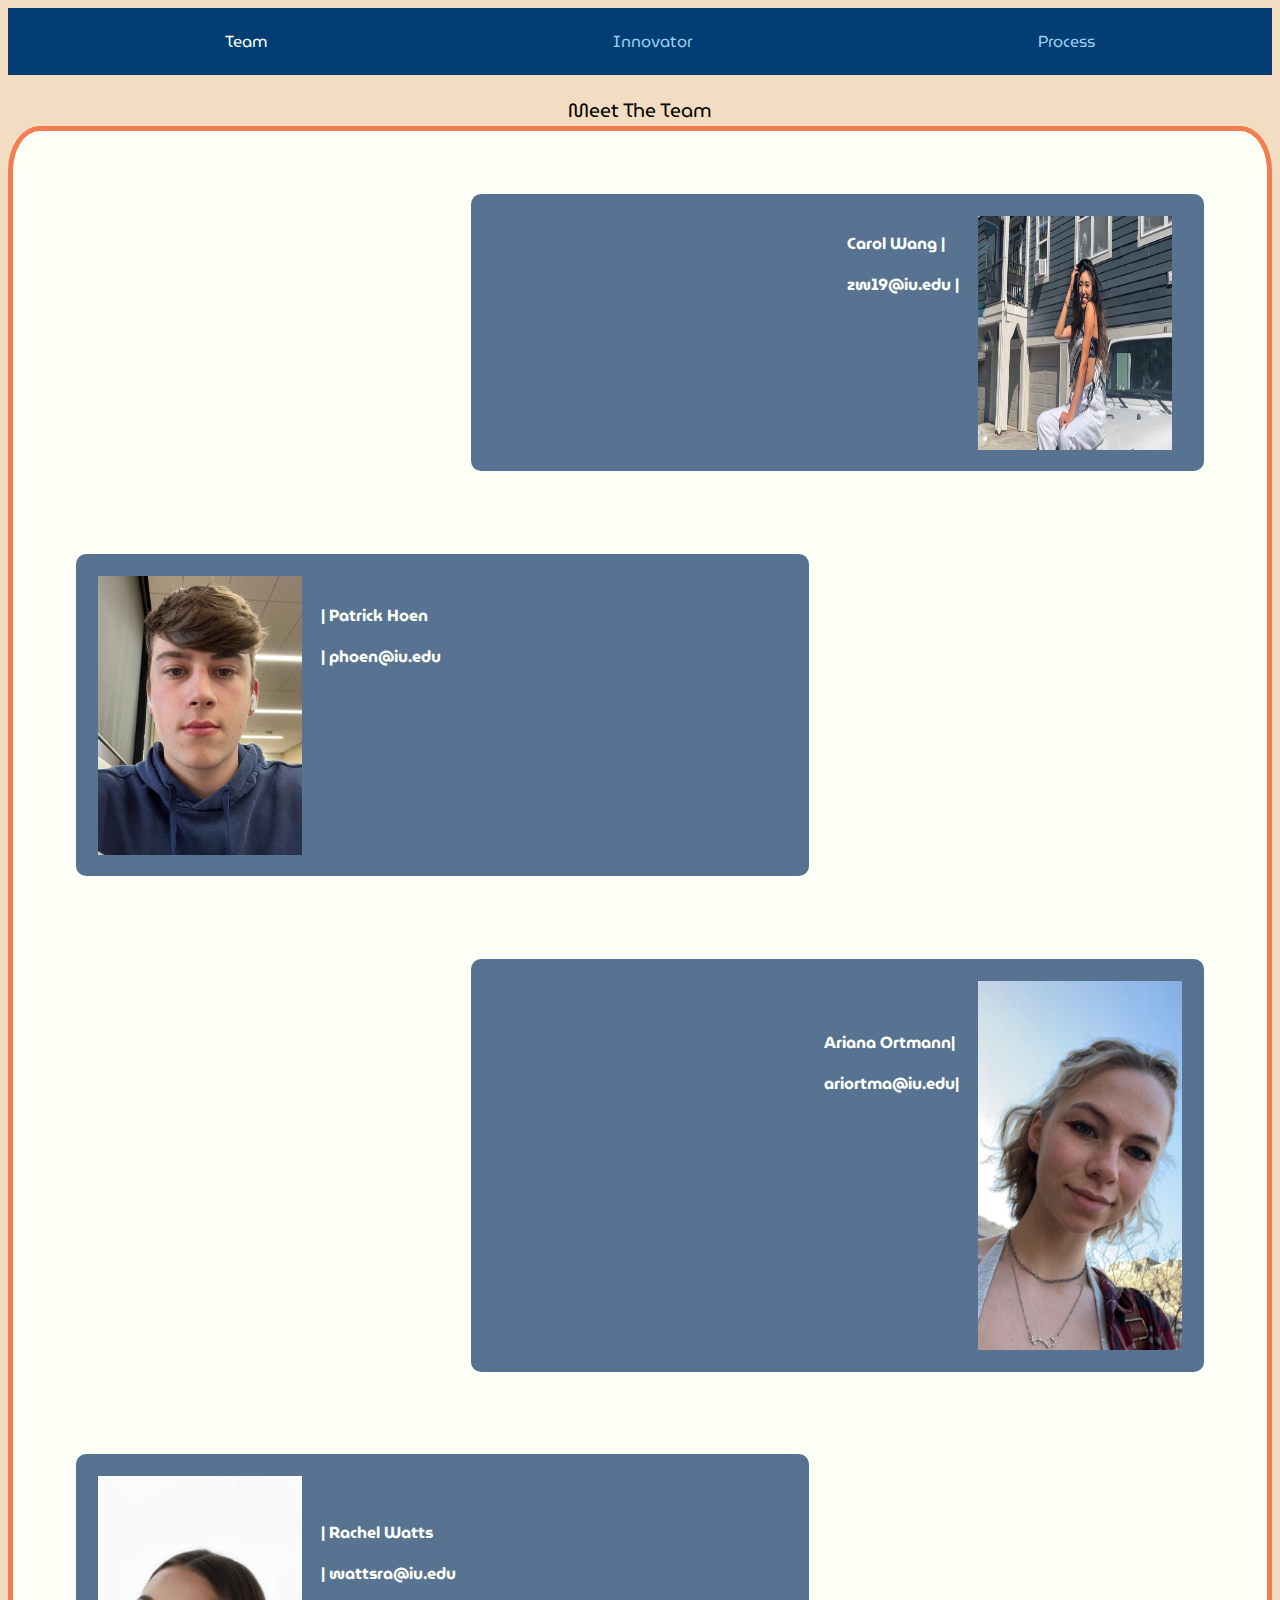
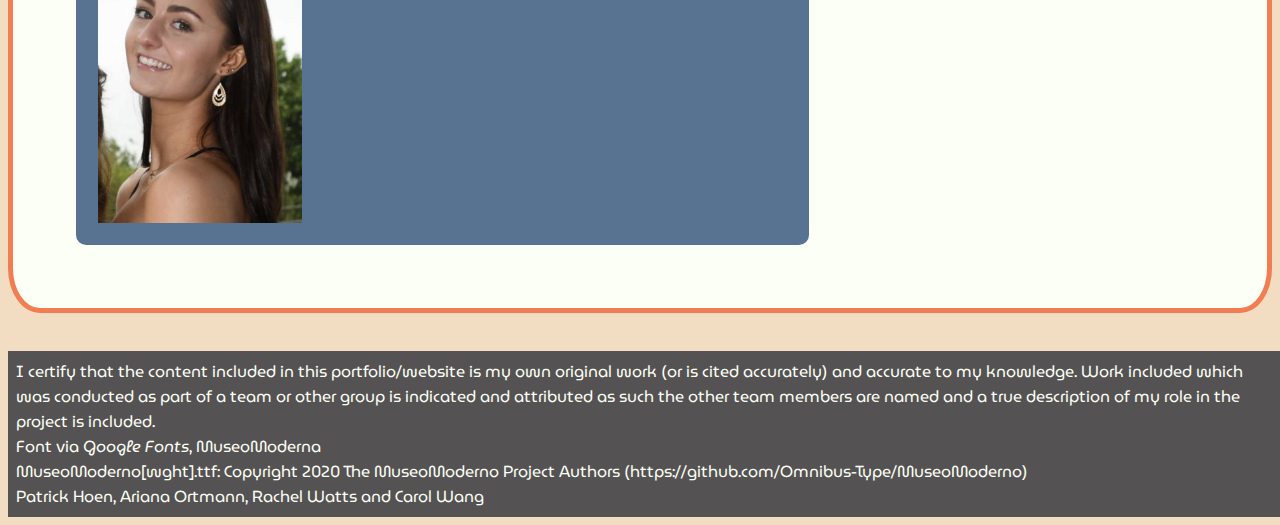
<file: index.html>
<!DOCTYPE html>
<html lang="en">
    <head>
        <meta charset="UTF-8">
        <meta http-equiv="X-UA-Compatible" content="IE=edge">
        <meta name="viewport" content="width=device-width, initial-scale=1.0">
        <title>Meet The Team</title>
        <link rel="stylesheet" href="project.css">
        <!-- <link rel="stylesheet" href="https://cdnjs.cloudflare.com/ajax/libs/skeleton/2.0.4/skeleton.min.css"> -->
        <link rel="preconnect" href="https://fonts.googleapis.com">
        <link rel="preconnect" href="https://fonts.gstatic.com" crossorigin>
        <link href="https://fonts.googleapis.com/css2?family=MuseoModerno&display=swap" rel="stylesheet">
    </head>
    <body>
        <nav>
            <ul class="navbar">
                <li class="navlist"><a href="index.html" target="_blank" class="current">Team</a></li>
                <li class="navlist"><a href="innovator.html" target="_blank">Innovator</a></li>
                <li class="navlist"><a href="process.html" target="_blank">Process</a></li>
                
            </ul>
        </nav>
        
        <div class="main">
            <div class="big">Meet The Team</div>
            <div class="container">
                <div class="bluebackteam" id="carol">
                    
                    <div class="profilepic" id="carolpic">
                        <image class="picture" src="images/carol.jpeg" width="100%" height="100%" title="Carol Wang">
                    </div>
                    <div class="namemail">
                        <p>Carol Wang |</p>
                        <p>zw19@iu.edu |</p>
                    </div>
                </div>

                <div class="bluebackteam" id="patrick">
                    
                    <div class="profilepic" id="patrickpic">
                        <image class="picture" src="images/me.jpg" width="100%" height="100%" title="Patrick Hoen">
                    </div>
                    <div class="namemail2">
                        <p>| Patrick Hoen</p>
                        <p>| phoen@iu.edu</p>
                    </div>
                </div>

                <div class="row bluebackteam" id="ariana">
                    
                    <div class="profilepic" id="aripic">
                        <image class="picture" src="images/ariana.jpg" width="100%" height="100%" title="Ariana Ortmann">
                    </div>
                    <div class="namemail">
                        <p>Ariana Ortmann|</p>
                        <p>ariortma@iu.edu|</p>
                    </div>
                </div>

                <div class="row bluebackteam" id="rachel">
                    
                    <div class="profilepic" id="rachelpic">
                        <image class="picture" src="images/rachel.jpg" width="100%" height="100%" title="Rachel Watts">
                    </div>
                    <div class="namemail2">
                        <p>| Rachel Watts</p>
                        <p>| wattsra@iu.edu</p>
                    </div>
                </div>  
        </div>
        <footer>
            <div class="theend">I certify that the content included in this portfolio/website is my own original work (or is cited 
                accurately) and accurate to my knowledge. Work included which was conducted as part of a team or other 
                group is indicated and attributed as such the other team members are named and a true description of my 
                role in the project is included.  </br>
                Font via <i>Google Fonts</i>, MuseoModerna</br>
                MuseoModerno[wght].ttf: Copyright 2020 The MuseoModerno Project Authors (https://github.com/Omnibus-Type/MuseoModerno)</br>Patrick Hoen, Ariana Ortmann, Rachel Watts and Carol Wang 
            </div>
        </footer> 
    </body>
    
</html>
</file>
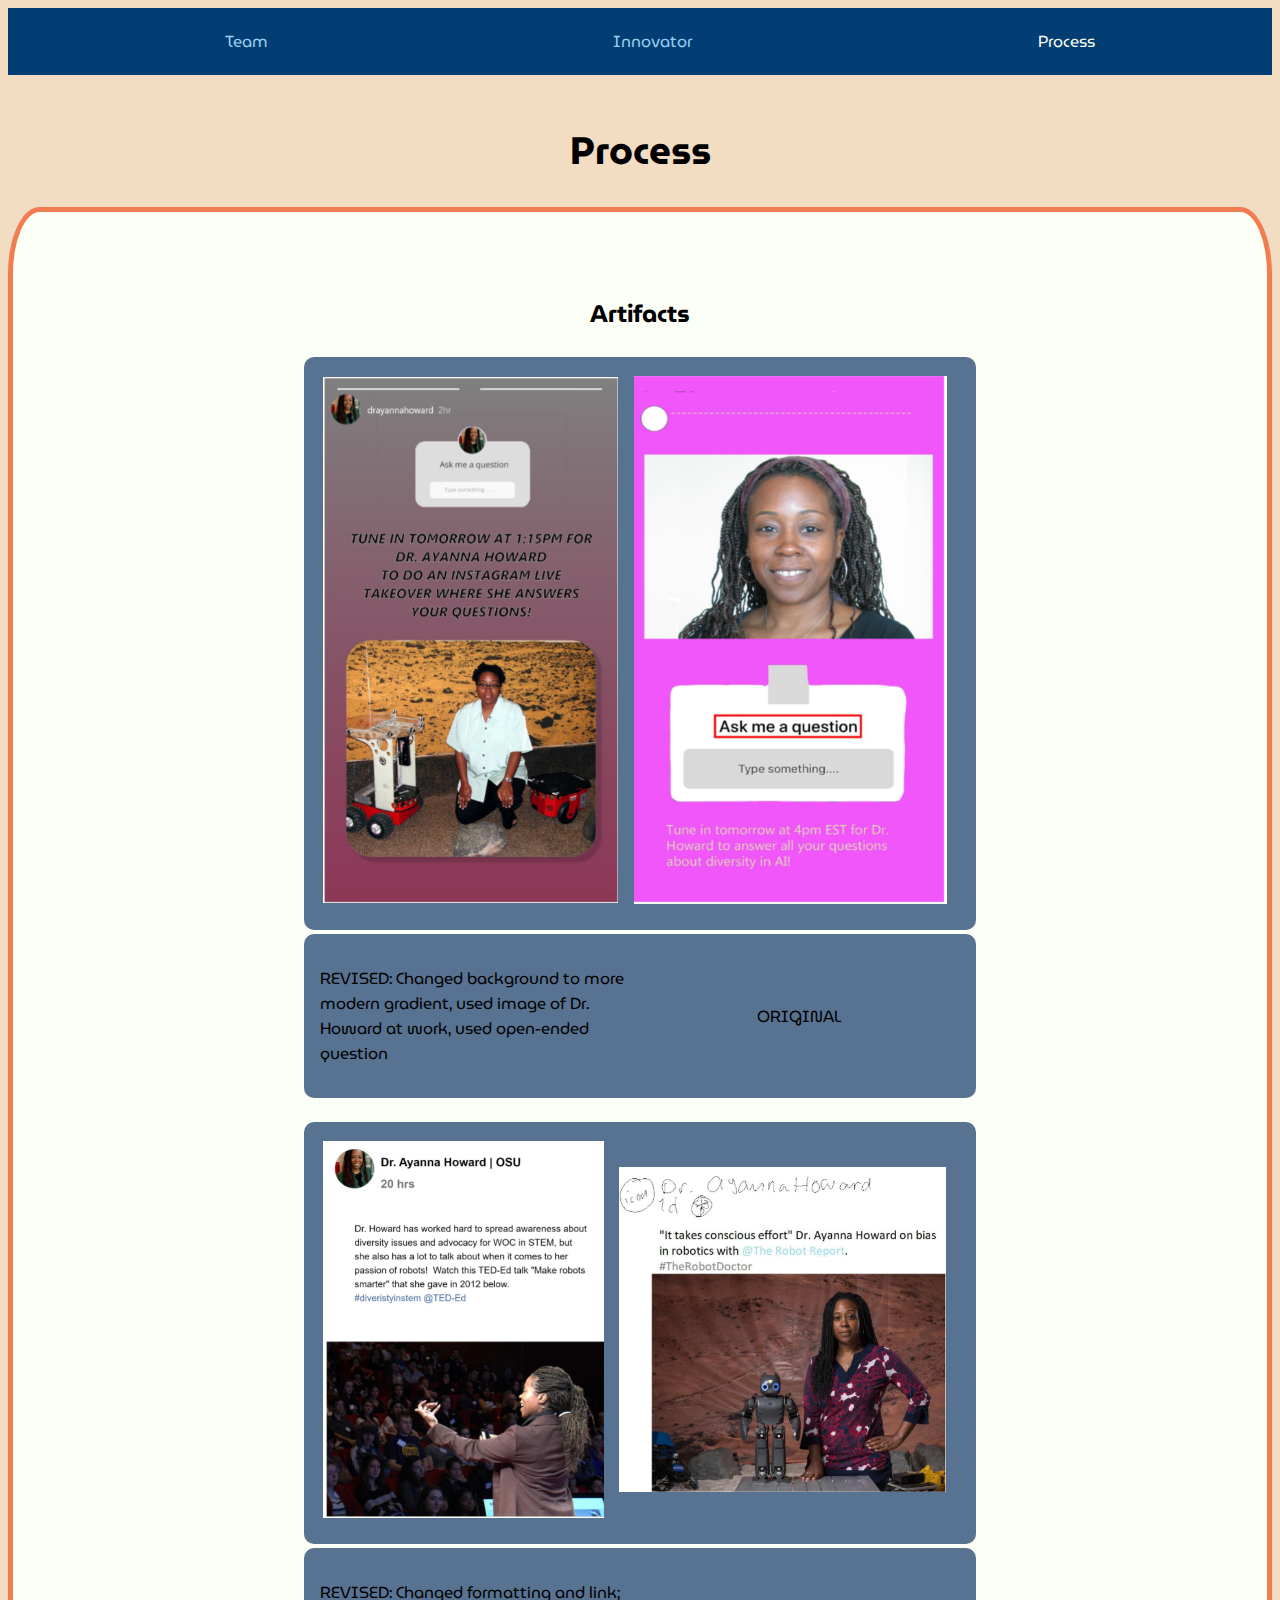
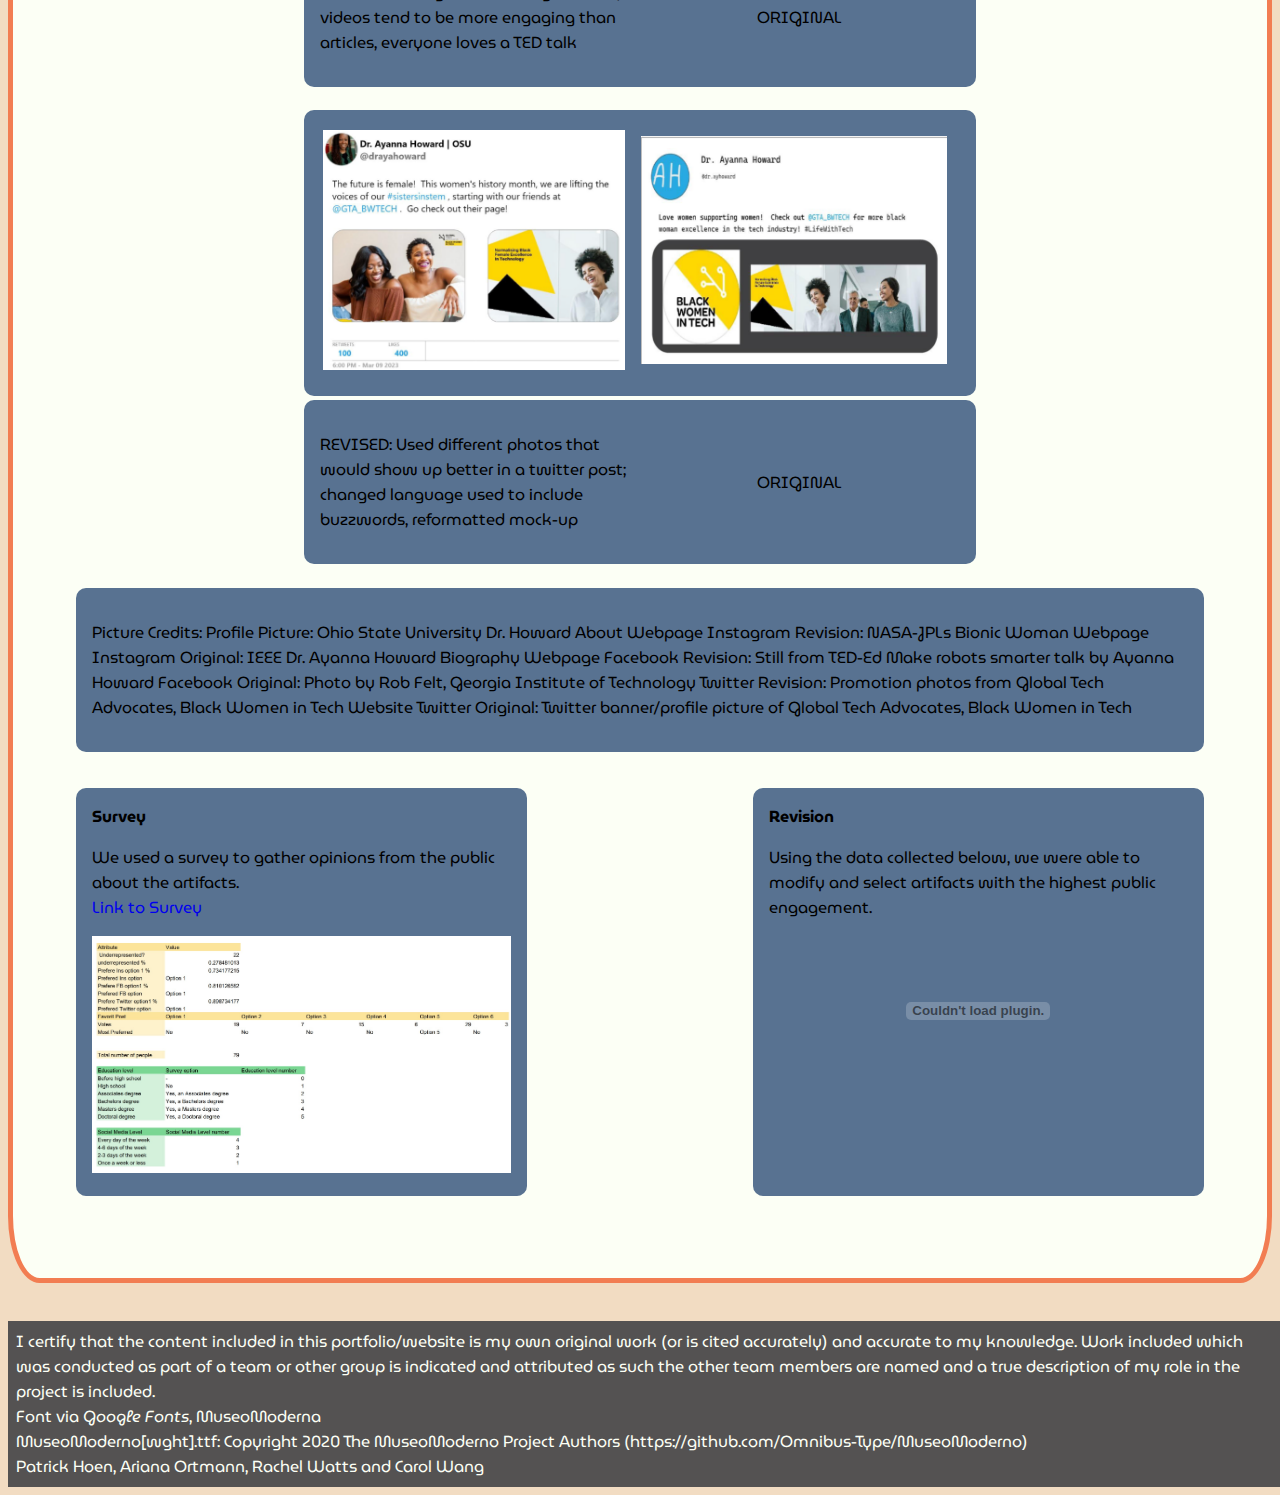
<file: process.html>
<!DOCTYPE html>
<html lang="en">
    <head>
        <meta charset="UTF-8">
        <meta http-equiv="X-UA-Compatible" content="IE=edge">
        <meta name="viewport" content="width=device-width, initial-scale=1.0">
        <title>Campaign Process</title>
        <link rel="stylesheet" href="project.css">
        <!-- <link rel="stylesheet" href="https://cdnjs.cloudflare.com/ajax/libs/skeleton/2.0.4/skeleton.min.css"> -->
        <link rel="preconnect" href="https://fonts.googleapis.com">
        <link rel="preconnect" href="https://fonts.gstatic.com" crossorigin>
        <link href="https://fonts.googleapis.com/css2?family=MuseoModerno&display=swap" rel="stylesheet">
    </head>
    <body>
        <nav>
            <ul class="navbar">
                <li class="navlist"><a href="index.html" target="_blank">Team</a></li>
                <li class="navlist"><a href="innovator.html" target="_blank">Innovator</a></li>
                <li class="navlist"><a href="process.html" target="_blank" class="current">Process</a></li>
                
            </ul>
        </nav>
        
        <div class="main">
            <div class="big"><h1>Process</h1></div>

            <div class="containerprocess">
                <div class="subTitle" id="artifactual"><h2>Artifacts</h2></div>
                <div class="pictureprocess">
                    <div class="six columns im">
                        <image class="pictureM" src="images/fl.png" width="95%" title="Revised Instagram Story">
                    </div>
                    <div class="six columns im">
                        <image class="pictureM" src="images/fr.png" width="95%" title="Original Instagram Story">
                    </div>
                    
                </div>

                <div class="revisions blueback ">
                    <div class="talk">
                        <p>REVISED: Changed background to more
                            modern gradient, used image of Dr. Howard
                            at work, used open-ended question</p>
                    </div>
                    <div class="theog">
                        <p>ORIGINAL</p>
                        
                    </div>
                    
                </div>
                
                <div class="pictureprocess">
                    <div class="six columns im">
                        <image class="pictureM" src="images/sl.png" width="95%" title="Revised Facebook Post">
                    </div>
                    <div class="six columns im">
                        <image class="pictureM" src="images/sr.png" width="95%" title="Original Facebook Post">
                    </div>
                    
                </div>
                <div class="blueback revisions">
                    <div class="talk">
                        <p>REVISED: Changed formatting and link;
                            videos tend to be more engaging than
                            articles, everyone loves a TED talk</p>
                    </div>
                    <div class="theog">
                        <p>ORIGINAL</p>
                    </div>
                    
                </div>


                <div class="pictureprocess">
                    <div class="six columns im">
                        <image class="pictureM" src="images/tl.png" width="95%" title="Revised Twitter Post">
                    </div>
                    <div class="six columns im">
                        <image class="pictureM" src="images/tr.png" width="95%" title="Original Twitter Post">
                    </div>
                    
                </div>
                <div class="blueback revisions">
                    <div class="talk">
                        <p>REVISED: Used different photos that would
                            show up better in a twitter post; changed
                            language used to include buzzwords,
                            reformatted mock-up</p>
                    </div>
                    <div class="theog">
                        <p>ORIGINAL</p>
                        
                    </div>
                    
                </div>
                <div class="piccreds blueback">
                    <div class="twelve columns">
                        <p>Picture Credits:
                            Profile Picture: Ohio State University Dr. Howard About Webpage
                            Instagram Revision: NASA-JPLs Bionic Woman Webpage
                            Instagram Original: IEEE Dr. Ayanna Howard Biography Webpage
                            Facebook Revision: Still from TED-Ed Make robots smarter talk by Ayanna Howard
                            Facebook Original: Photo by Rob Felt, Georgia Institute of Technology
                            Twitter Revision: Promotion photos from Global Tech Advocates, Black Women in Tech Website
                            Twitter Original: Twitter banner/profile picture of Global Tech Advocates, Black Women in Tech
                        </p>                            
                    </div>

                </div>

                <div class="last">
                    <div class="blueback finalprocess">
                        <div class="surveypart">
                            <h4>Survey</h4>
                            <p>
                                We used a survey to gather opinions from the public about the artifacts.
                            </br><a href="https://docs.google.com/forms/d/e/1FAIpQLScX_wLmRDzVMYntRgN2TIcHUlVqxg0DKSlKzSsbKT4gvmAOJg/viewform?vc=0&c=0&w=1&flr=0" target="_blank">Link to Survey</a></p> 
                            <image class="surveyresult" src="images/survey results.jpeg" title="Survey Results" width="100%"></image>
                        </div>
                    </div>
                    <div class="blueback lastprocess">
                        <div class="revisionpart">
                            <h4>Revision</h4>
                            <p>Using the data collected below, we were able to modify and select artifacts with the highest public engagement.</p>
                            <object data="images/Data_Visualization.pdf" width="100%"class="dataviz"></object>
                    </div>
                    </div>
                </div>
        </div>
        <footer>
            <div class="theend">I certify that the content included in this portfolio/website is my own original work (or is cited 
            accurately) and accurate to my knowledge. Work included which was conducted as part of a team or other 
            group is indicated and attributed as such the other team members are named and a true description of my 
            role in the project is included.  </br>
            Font via <i>Google Fonts</i>, MuseoModerna</br>
            MuseoModerno[wght].ttf: Copyright 2020 The MuseoModerno Project Authors (https://github.com/Omnibus-Type/MuseoModerno)</br>Patrick Hoen, Ariana Ortmann, Rachel Watts and Carol Wang 
            </div>
        </footer> 
    </body>
</html>
</file>
<file: project.css>
/*All pages*/
    /*font-family: 'MuseoModerno', cursive;*/
    /*colors
        #023E73 dark blue
        #99D0F2 light blue
        #2699A6 deep aqua
        #F2DCC2 tan
        #F27D52 orange
        #FCFFF5 cream white
        #587291 original blue
    */
body {
    background-color: #F2DCC2;
}
/*Nav*/
    nav{
        list-style-type:none;
        margin:0;
        padding:0.3rem;
        background-color:#023E73;
        font-family: 'MuseoModerno', cursive;
    }

    .navbar{
        display: flex;
        justify-content: space-around;
        list-style-type: disc;
        margin-block-start: 1em;
        margin-block-end: 1em;
        margin-inline-start: 0px;
        margin-inline-end: 0px;
        padding-inline-start: 40px;
    }
    .navlist{
        display:inline;
    }
    nav a{
        text-decoration: none;
        color: #99D0F2;
    }
    li a:hover{
        font-weight: 1000;
        color: #99D0F2;border: solid #FCFFF5;
        padding: 10%;
        border-radius: 30%;
    }

    nav a.current {
        color: #FCFFF5;
        text-decoration: none;
    }

    

/*main*/
    .main{
        padding-top: 20px;
        background-color: #F2DCC2;;
        font-family: 'MuseoModerno', cursive;
    }

    .big{
        color:black;
        text-align:center;
        font-size: larger;
    }

    .subTitle{
        color:black;
        text-align:center;
    }

    .spacer{
        background-color: #FCFFF5;
        padding-top:20px;
        padding-bottom:20px
    }


/*team bio*/
    .container {
        display: grid;
        grid-template-columns: repeat(3, 1fr);
        grid-template-rows: repeat(4, 1fr);
        grid-gap: 5%;
        padding: 5%;
        background-color: #FCFFF5;
        border: #f27d52 solid thick;
        border-radius: 2.5%;
    }

    .bluebackteam{
        padding: 0.15em;
        background-color:#587291;
        border-radius: 10px;
        /* padding-top:10px;
        padding-bottom:10px; */
        display: grid;
        grid-template-columns: repeat(3, 1fr);
        grid-template-rows: repeat(2, 1fr);
    }

    #carol {
        grid-column: 2 / span 2;
        grid-row: 1;
    }
    #carolpic {
        padding: 8%;
        padding-right: 12%;
        grid-column: 3;
        grid-row: 1 / span 2;
        justify-self: center;
    }

    #patrick {
        grid-column: 1/span 2;
        grid-row: 2;
    }
    #patrickpic {
        padding: 8%;
        grid-column: 1;
        grid-row: 1 / span 2;
        justify-self: center;
    }

    #ariana {
        grid-column: 2/span 2;
        grid-row: 3;
    }
    #aripic {
        padding: 8%;
        grid-column: 3;
        grid-row: 1 / span 2;
        justify-self: center;
    }

    #rachel {
        grid-column: 1/span 2;
        grid-row: 4;
    }
    #rachelpic {
        padding: 8%;
        grid-column: 1;
        grid-row: 1 / span 2;
        justify-self: center;
    }

    .namemail {
        align-self: center;
        font-weight: bolder;
        grid-column: 2;
        justify-self: right;
        color:#FCFFF5;
    }
    .namemail2{
        align-self: center;
        font-weight: bolder;
        grid-column: 2;
        justify-self: left;
        color:#FCFFF5;
    }


/*innovator page*/
    .containerinnovator{
        display: grid;
        grid-template-columns: repeat(2, 1fr);
        /* grid-template-rows: repeat(2, 1fr); */
        grid-gap: 5%;
        padding: 5%;
        background-color: #FCFFF5;
        border: #f27d52 solid thick;
        border-radius: 2.5%;
    }

    .bluebackinnovator{
        padding: 0.15em;
        background-color:#587291;
        border-radius: 10px;
        grid-column: 1 / span 2;
        display: grid;
        grid-template-columns: repeat(2, 1fr);
    }
    .howardbio{
        padding-left: 0.5rem;
        align-self: center;
        justify-self: center;
    }
    .howardbiopic{
        padding: 1rem;
        display: flex;
        align-self: center;
        align-content: center;
        justify-content: center;
        justify-self: center;
        flex-wrap: wrap;
    }
        figcaption {
            font-size: small;
            padding-left: 0.2rem;
            padding-right: 0.2rem;
        }
    .secondbio{
        grid-column: 1/span 2;
        padding-left: 0.5rem;
        padding-right: 0.5rem;
    }





/*process*/
    .containerprocess{
        display: grid;
        grid-template-columns: 1fr 3fr 1fr;
        /* grid-template-rows: repeat(12, 1fr); */
        grid-gap: 4px;
        padding: 5%;
        background-color: #FCFFF5;
        border: #f27d52 solid thick;
        border-radius: 2.5%;
    }
    #artifactual {
        grid-column: 2 / span 1 ;
        grid-row: 1 / span 1;
        justify-content: center;
    }
    .pictureprocess{
        grid-column: 2/ span 1;
        display: flex;
        justify-content: space-around ;
        padding: 1rem;
        background-color:#587291;
        border-radius: 10px;
        align-items: center;
    }
    .pictureM {
        margin: 0.2rem;
    }
    
    .blueback {
        grid-column: 2/ span 1;
        /* margin-left: 1rem;
        margin-right: 1rem; */
        margin-bottom: 1.2rem;
        margin-top: 0;
        display: flex;
        justify-content: space-around;
        display: grid;
        grid-template-columns: repeat(4, 1fr);
        grid-template-rows: repeat(1, 1fr);
        padding: 1rem;
        background-color:#587291;
        border-radius: 10px;
    }
    
    .piccreds {
        grid-column: 1/ span 3;
        margin-bottom: 2rem;
        display: flex;
        justify-content: space-around;
        padding: 1rem;
        background-color:#587291;
        border-radius: 10px;
    }

    .talk {
        grid-column: 1 / span 2;
        align-self: center;
        justify-self: center;
    }
    .theog {
        justify-self: center;
        align-self: center;
        grid-column: 3 / span 2;
    }

    .last {
        grid-column: 1 / span 3;
        display: grid;
        grid-template-columns: 2fr 1fr 2fr;
    }
    .finalprocess {
        grid-column: 1 / span 1;
        display: grid;
        grid-template-columns: repeat(2, 1fr);
    }
        .surveypart{
            grid-column: 1 / span 2;
            text-decoration: none;
        }
        .surveypart a {
            text-decoration: none;
        }
        .surveypart a:hover{
            text-decoration: underline;
        }
    .lastprocess {
        grid-column: 3 / span 1;
        display: grid;
        grid-template-columns: repeat(2, 1fr);
    }
        .revisionpart{
            grid-column: 1 / span 2;
        } 
        .dataviz{
            grid-column: 1 / span 2;
            grid-row: 1 / span 2;
            align-self: center;
        }
    h4 {
        margin: auto;
    }


/*footer*/
    footer{
        margin-top: 3%;
        color: #FCFFF5;
        background-color: rgb(84, 82, 82);
        position: static;
        bottom: 0;
        width: 100%;
        font-family: 'MuseoModerno', cursive;
        padding: 0.5em;
    }

    /* .theend{
        background-color:#63636d;
        position: absolute;
        bottom: 0;
        width: 100%;
    } */
</file>
